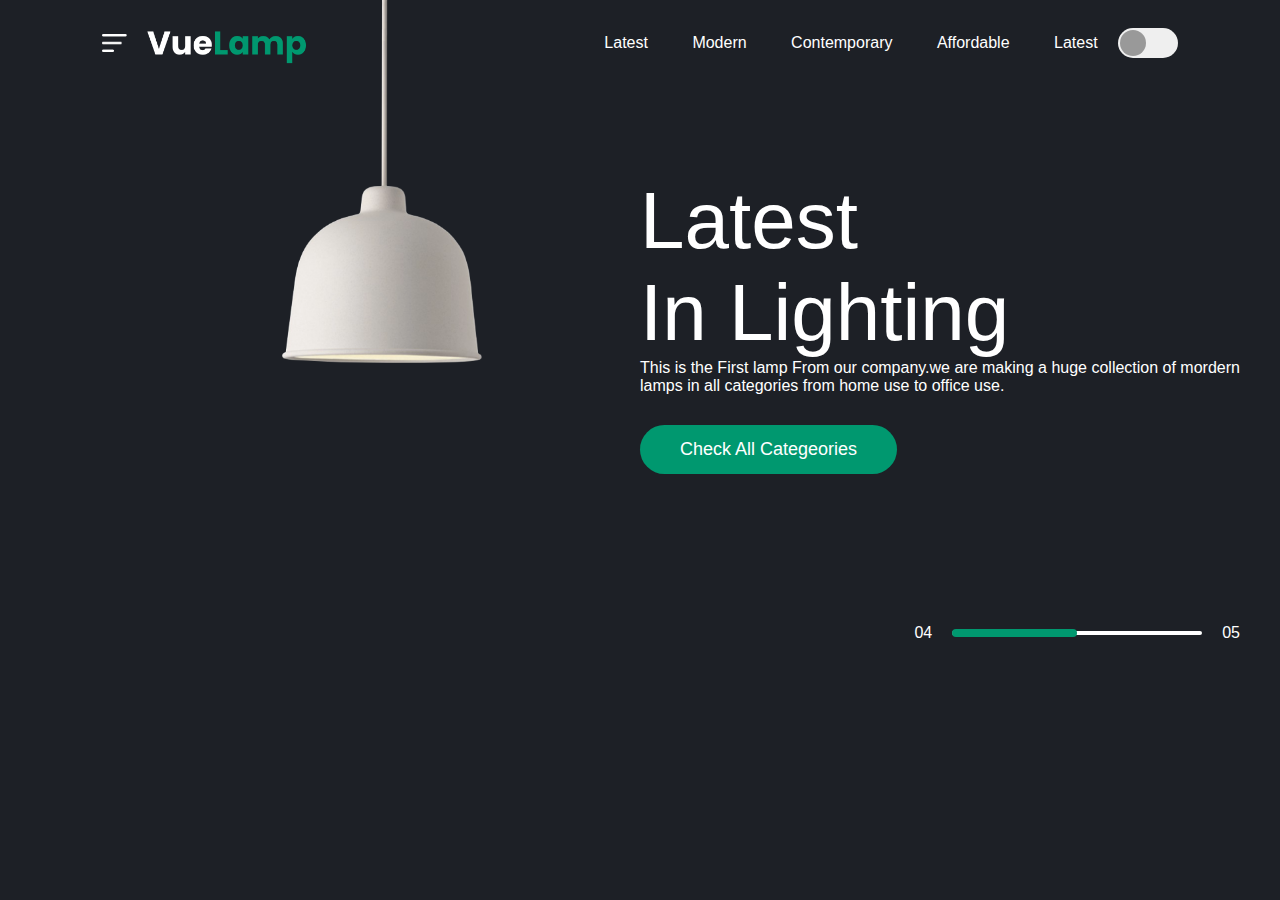
<file: index.html>
<!DOCTYPE html>
<html>
<head>
	<meta name="viewport" content="width=device-width,initial-scale=1.0">
	<title>Webpage By Poooja Deshmukh</title>
	<link rel="stylesheet" type="text/css" href="style.css">
</head>
<body>

<div class="hero">
	<nav>
		<img src="images/menu.png" class="menu-img">
		<img src="images/logo.png" class="logo-img">
		<ul>
			<li><a href="">Latest</a></li>
			<li><a href="">Modern</a></li>
			<li><a href="">Contemporary</a></li>
			<li><a href="">Affordable</a></li>
			<li><a href="">Latest</a></li>
		</ul>
		<button type="button" onclick="togglebtn()" id="btn"><span></span></button>
	</nav>

	<div class="lamp-container">
				<img src="images/lamp.png" class="lamp">
		<img src="images/light.png" class="light" id="light">

		
	</div>
	<div class="text-container">
		<h1>Latest<br> In Lighting</h1>
		<p>This is the First lamp From our company.we are making a huge collection
		of mordern lamps in all categories from home use to office use.</p>
		<a href="">Check All Categeories</a>
		<div class="control">
			<p>04</p>
			<div class="line"><span></span></div>
			<p>05</p>
		
		</div>
	</div>

</div>
</body>
<script type="text/javascript">
	var btn=document.getElementById("btn");
   var light=document.getElementById("light");
	function togglebtn()
	{
		btn.classList.toggle("active");
        light.classList.toggle("on");

	}
</script>
</html>
</file>
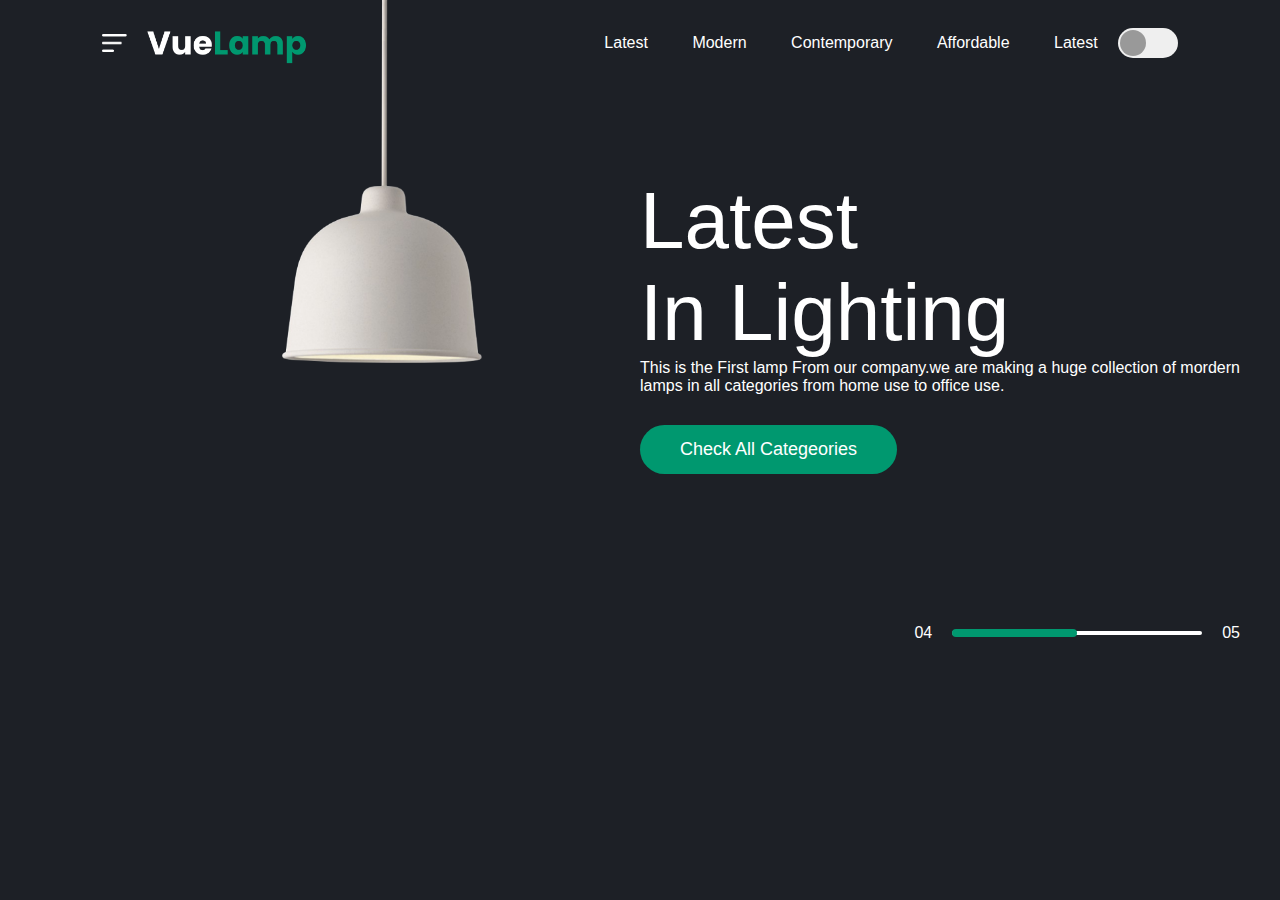
<file: lamp.html>
<!DOCTYPE html>
<html>
<head>
	<meta name="viewport" content="width=device-width,initial-scale=1.0">
	<title>Webpage By Poooja Deshmukh</title>
	<link rel="stylesheet" type="text/css" href="style.css">
</head>
<body>

<div class="hero">
	<nav>
		<img src="images/menu.png" class="menu-img">
		<img src="images/logo.png" class="logo-img">
		<ul>
			<li><a href="">Latest</a></li>
			<li><a href="">Modern</a></li>
			<li><a href="">Contemporary</a></li>
			<li><a href="">Affordable</a></li>
			<li><a href="">Latest</a></li>
		</ul>
		<button type="button" onclick="togglebtn()" id="btn"><span></span></button>
	</nav>

	<div class="lamp-container">
				<img src="images/lamp.png" class="lamp">
		<img src="images/light.png" class="light" id="light">

		
	</div>
	<div class="text-container">
		<h1>Latest<br> In Lighting</h1>
		<p>This is the First lamp From our company.we are making a huge collection
		of mordern lamps in all categories from home use to office use.</p>
		<a href="">Check All Categeories</a>
		<div class="control">
			<p>04</p>
			<div class="line"><span></span></div>
			<p>05</p>
		
		</div>
	</div>

</div>
</body>
<script type="text/javascript">
	var btn=document.getElementById("btn");
   var light=document.getElementById("light");
	function togglebtn()
	{
		btn.classList.toggle("active");
        light.classList.toggle("on");

	}
</script>
</html>
</file>
<file: style.css>
*{
	margin: 0;
	padding:0;
	font-family: 'poppins',sans-serif;
	box-sizing: border-box;
}
.hero{
	background:#1d2026;
	min-height:100vh;
	width:100%;
	color: #fff;
	position: relative;
}
nav{
	display: flex;
	align-items: center;
	padding: 20px 8%;
}
nav .menu-img
{
	width: 25px;
	margin-right: 20px;
	cursor: pointer;
}
nav .logo-img
{
	width:160px;
	cursor: pointer;
}
nav ul
{
	
	text-align: right;
	flex: 1;

}
nav ul li{
	display:inline-block;
	list-style: none;
	margin: 0 20px;
}
nav ul li a{
	text-decoration: none;
	color: white;

}
button{
	background: #efefef;
	height: 30px;
	width: 60px;
	border-radius: 20px;
	border: 0;
	outline: 0;
	cursor: pointer;
	transition: background 0.5s,margin-left 0.5s;
}
button span{
	display: block;
	background: #999;
	height: 26px;
	width: 26px;
	border-radius: 50%;
	margin-left: 2px;
}
.lamp-container{
position: absolute;
top: -20px;
left: 22%;
width: 200px;
}
.lamp{
	width:100%;
}
.light
{
	position: absolute;
	top: 97%;
	left: 50%;
	transform: translateX(-50%);
	width: 700px;
    margin-left: -10px;
    opacity: 0;
    transition: opacity 0.5s;
}
.text-container
{
	max-width: 600px;
	margin-top: 7%;
	margin-left: 50%;
}
.text-container h1{
	font-size: 80px;
	font-weight: 400;
}
.text-container a{
	text-decoration: none;
	background: #00986f;
	padding: 14px 40px;
	display: inline-block;
	color: #fff;
	font-size: 18px;
	margin-top: 30px;
	border-radius: 30px;
}
.control{
	display: flex;
	align-items: center;
	justify-content: flex-end;
	margin-top: 150px;
}
.control .line{
	width: 250px;height: 4px;
	background: #fff;
	margin:0 20px;
	border-radius: 2px;

}
.control .line span{
	width:50%;
	height: 8px;
	margin-top: -2px;
	border-radius: 4px;
	background: #00986f;
	display: block
}
.active{
	background: green;

}
.active span{
	background: #fff;
	margin-left: 31px;

}
.on{
	opacity: 1;
}
</file>
